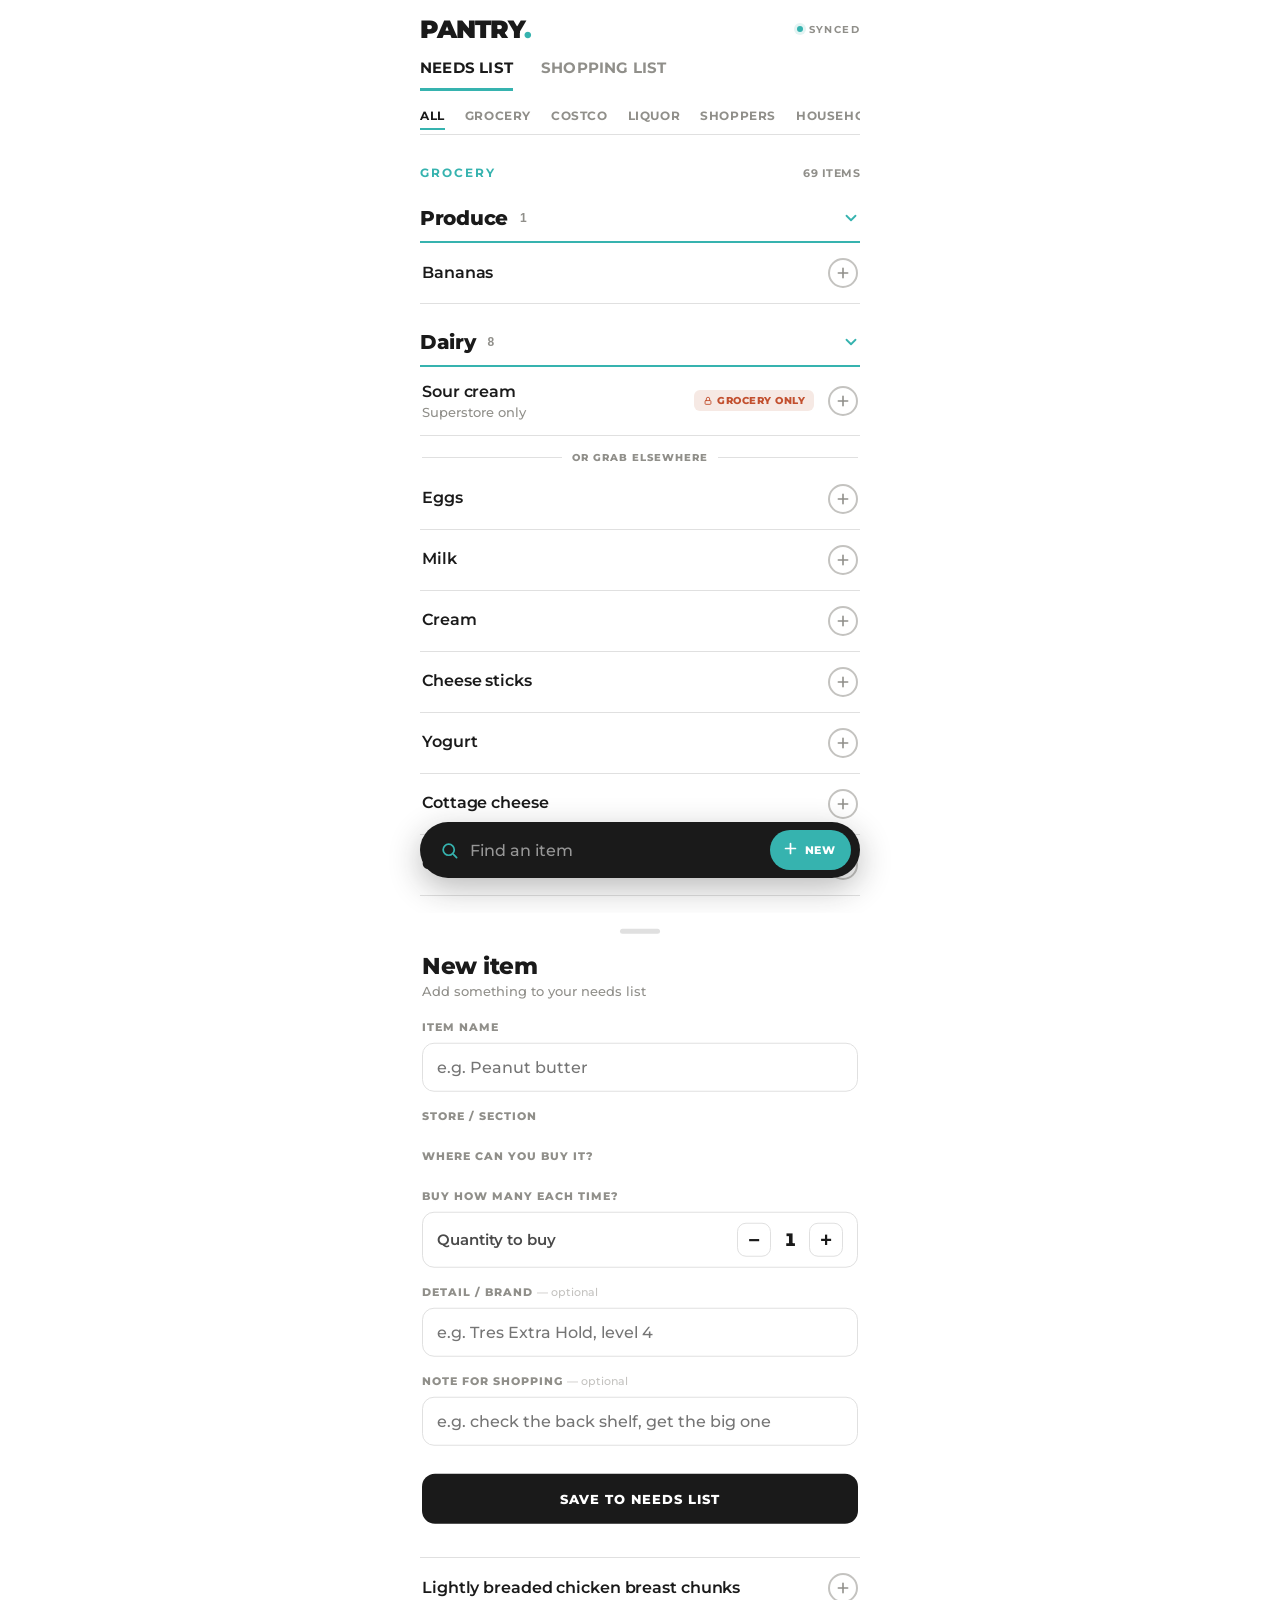
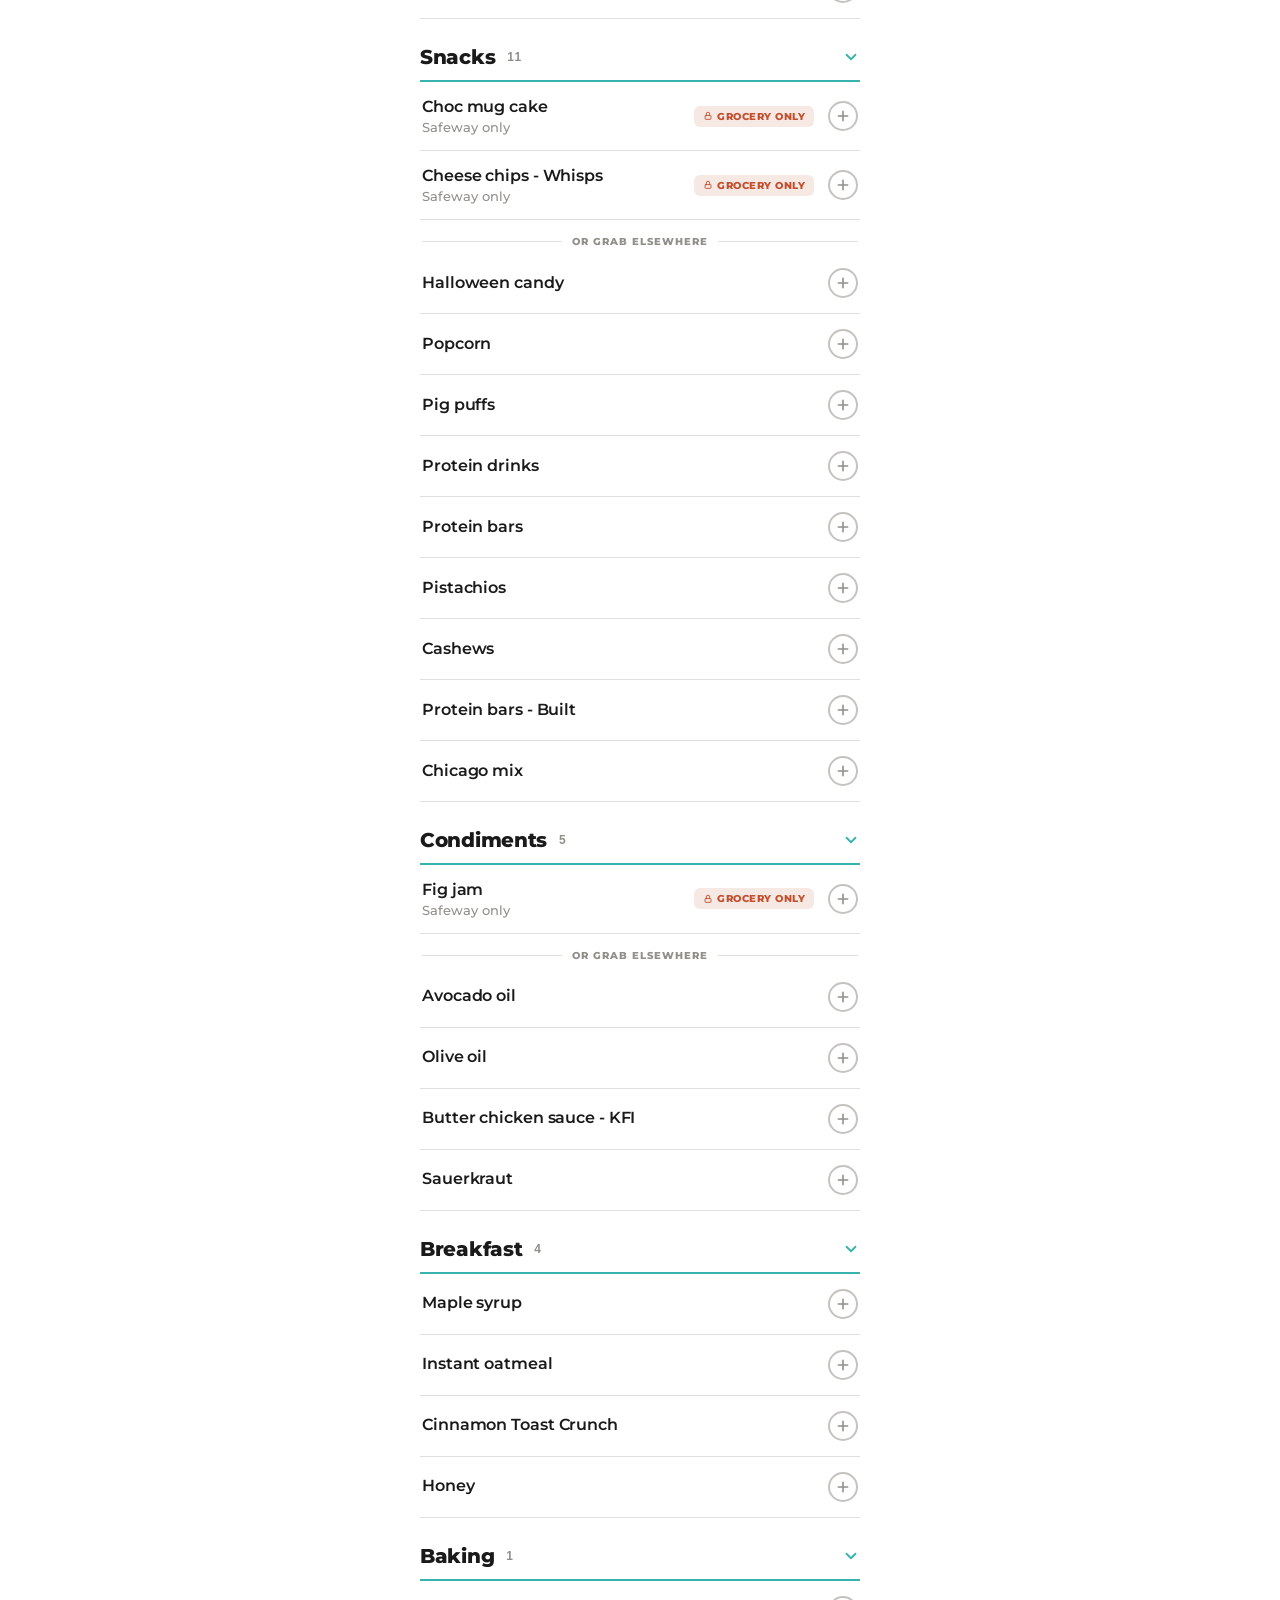
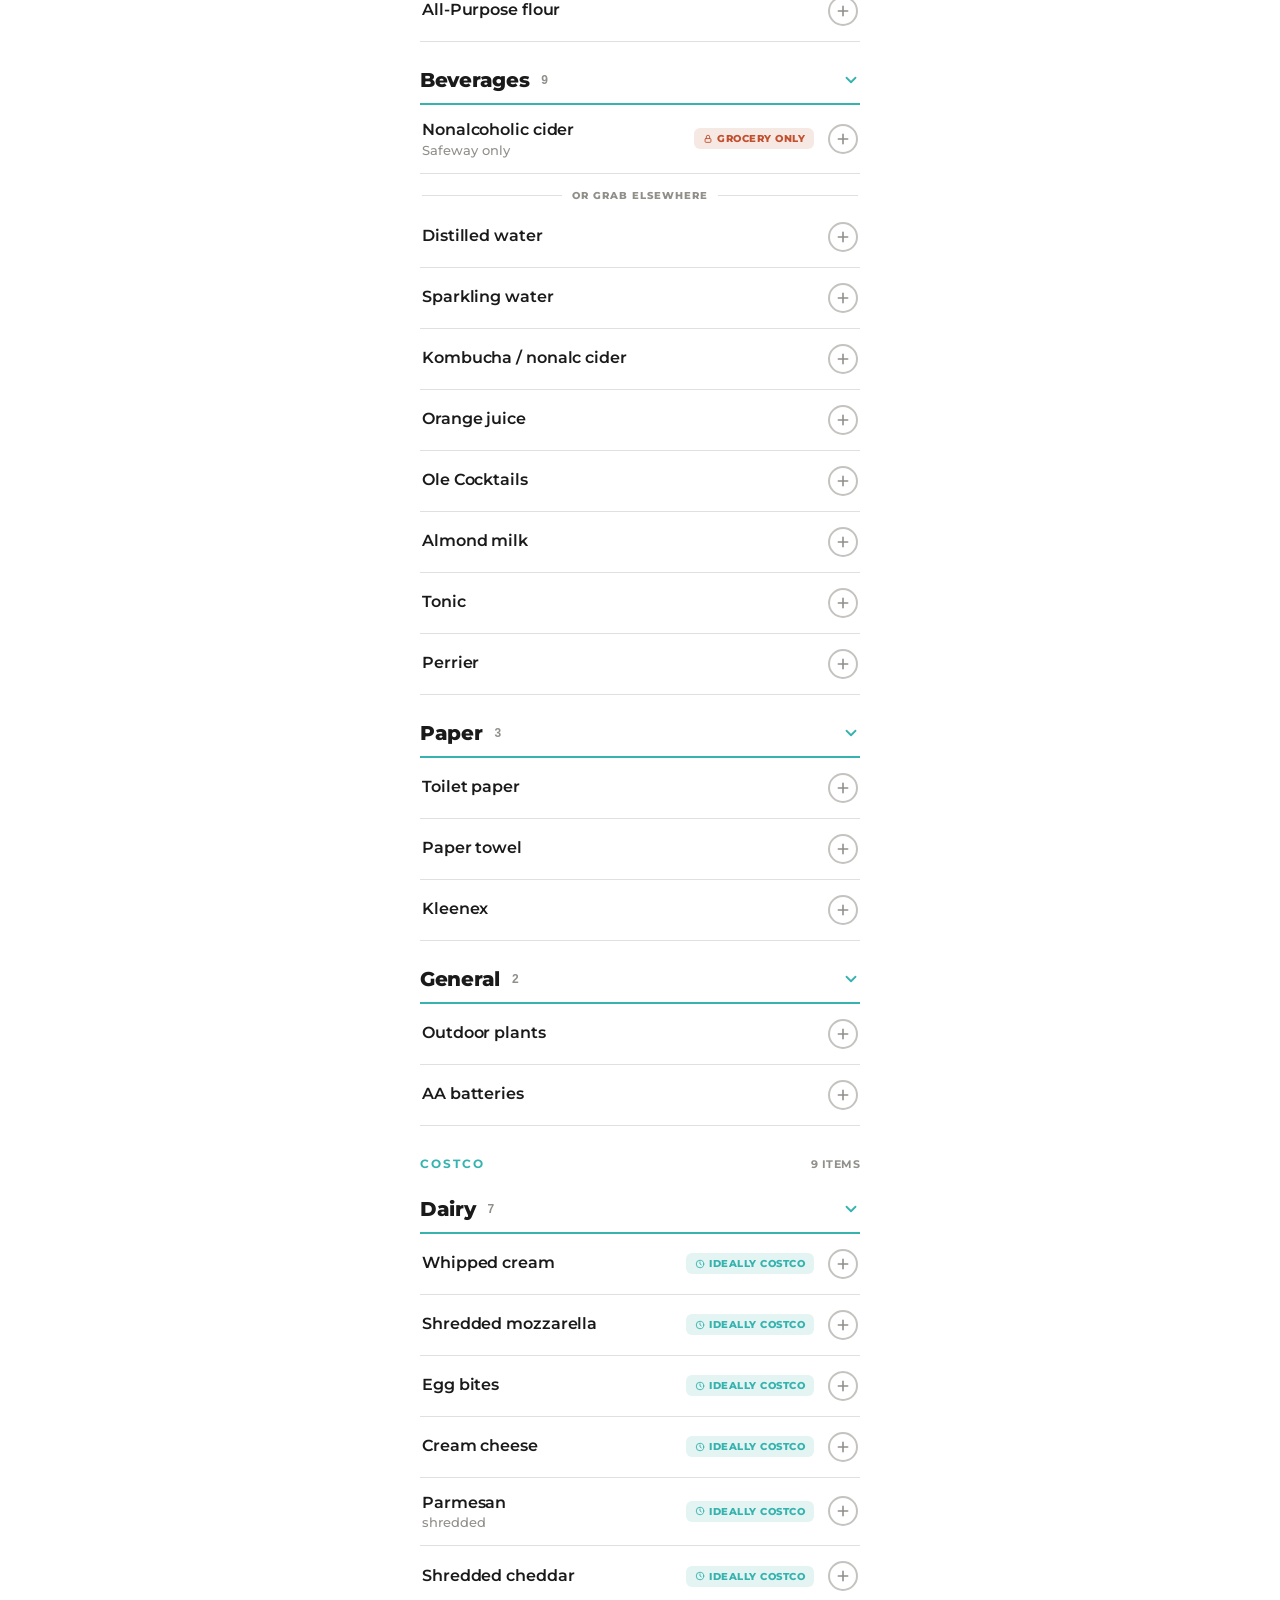
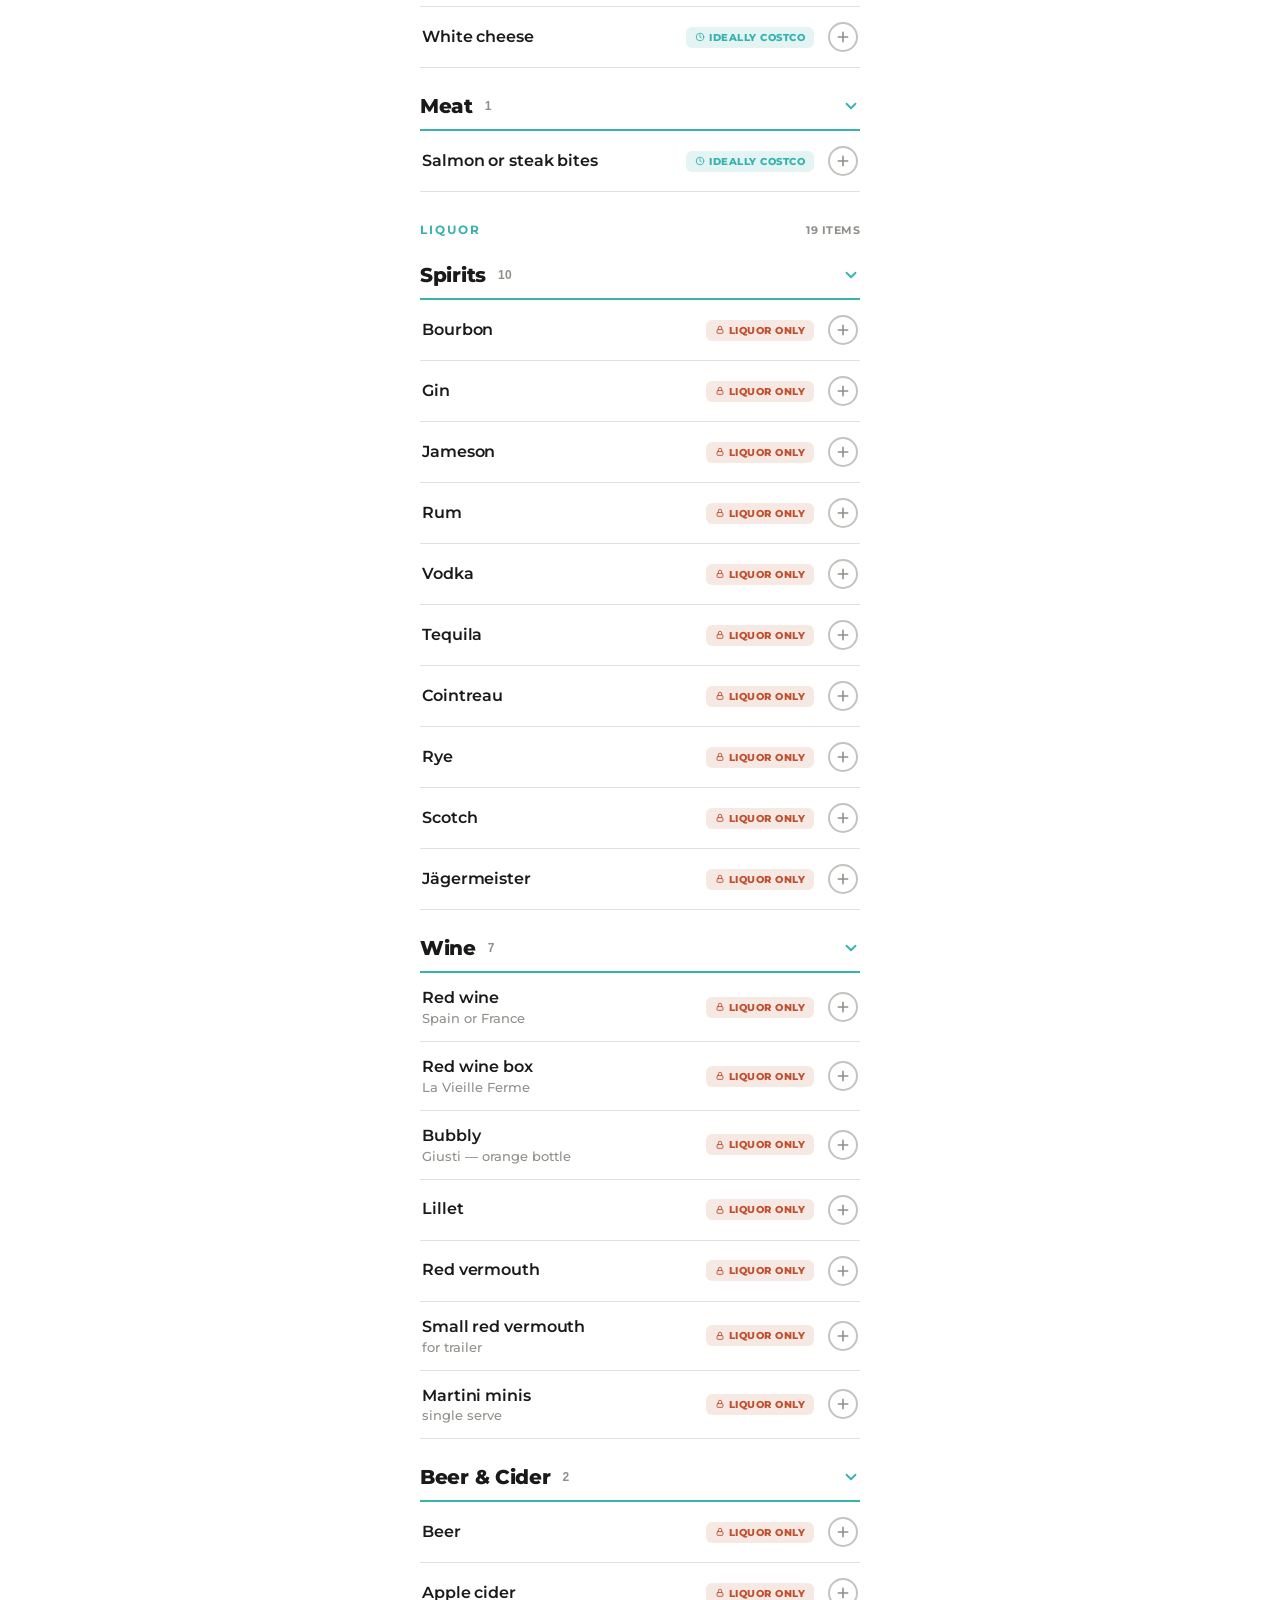
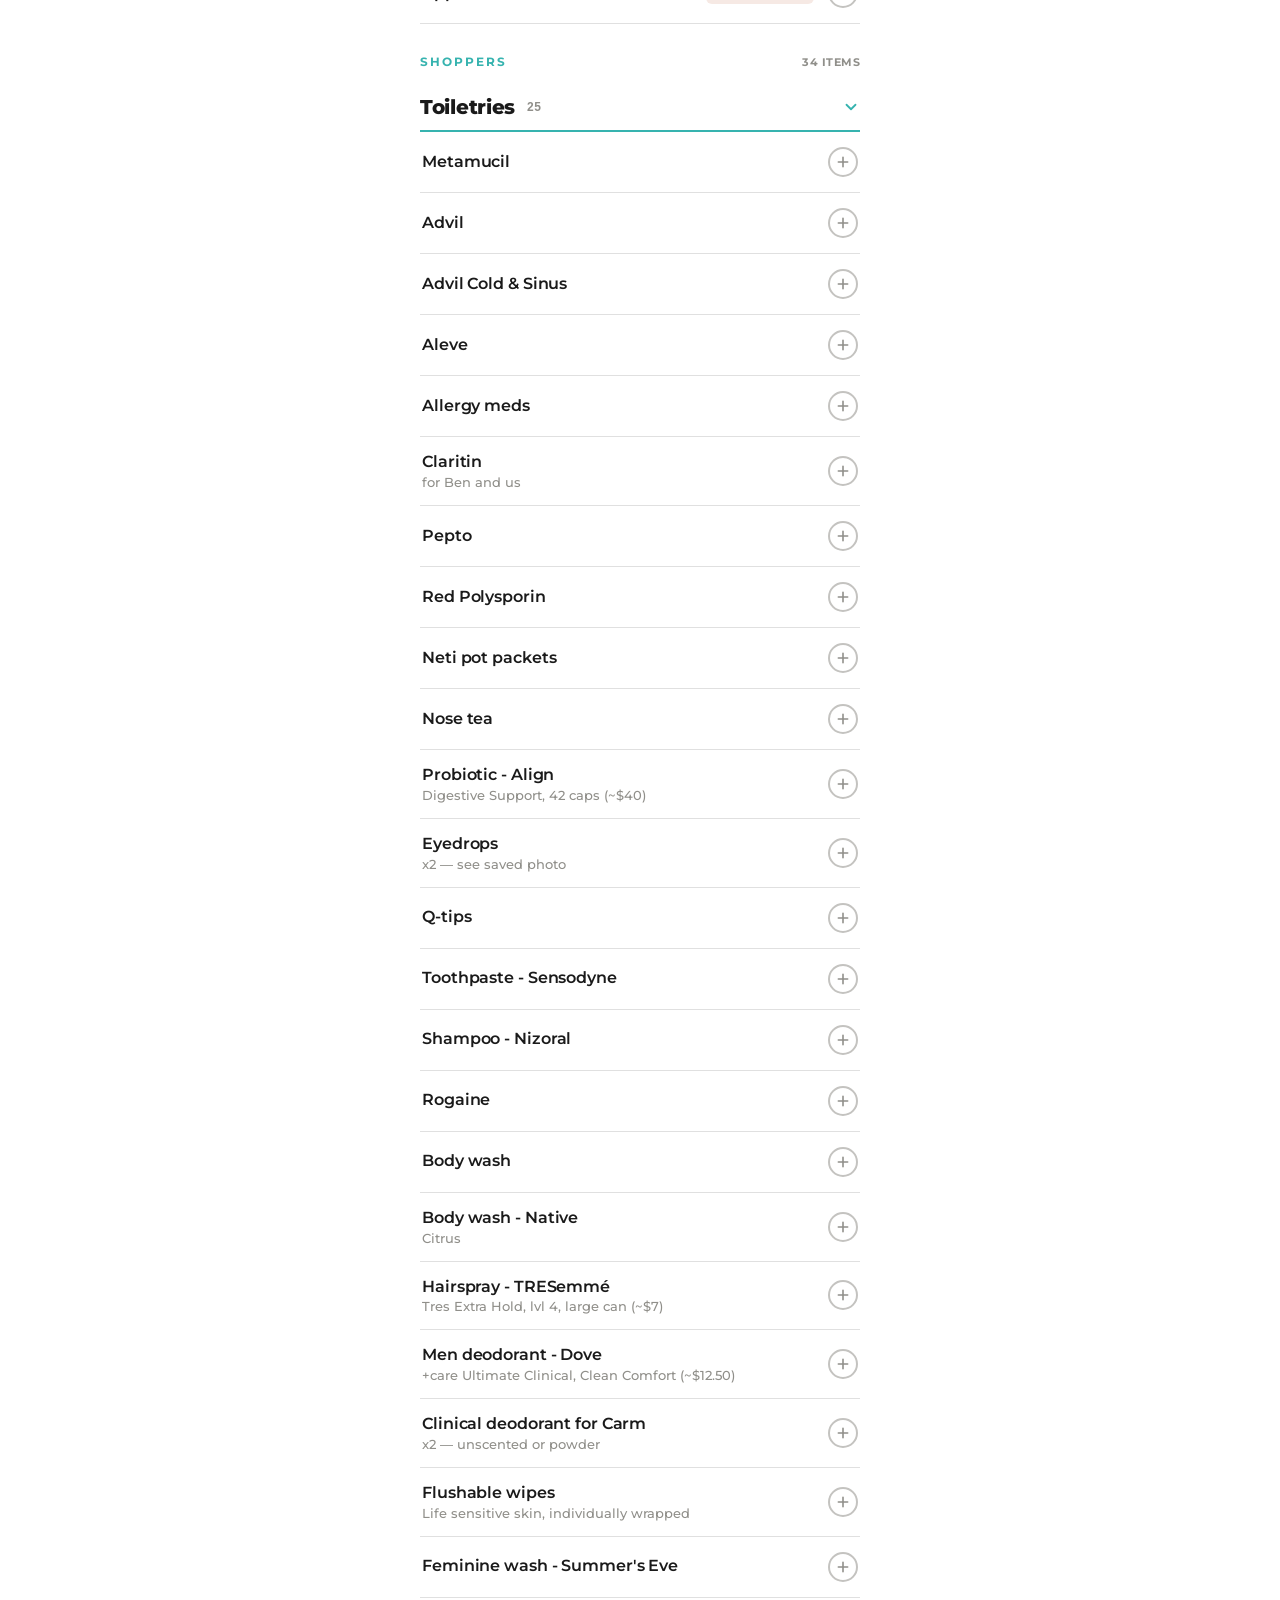
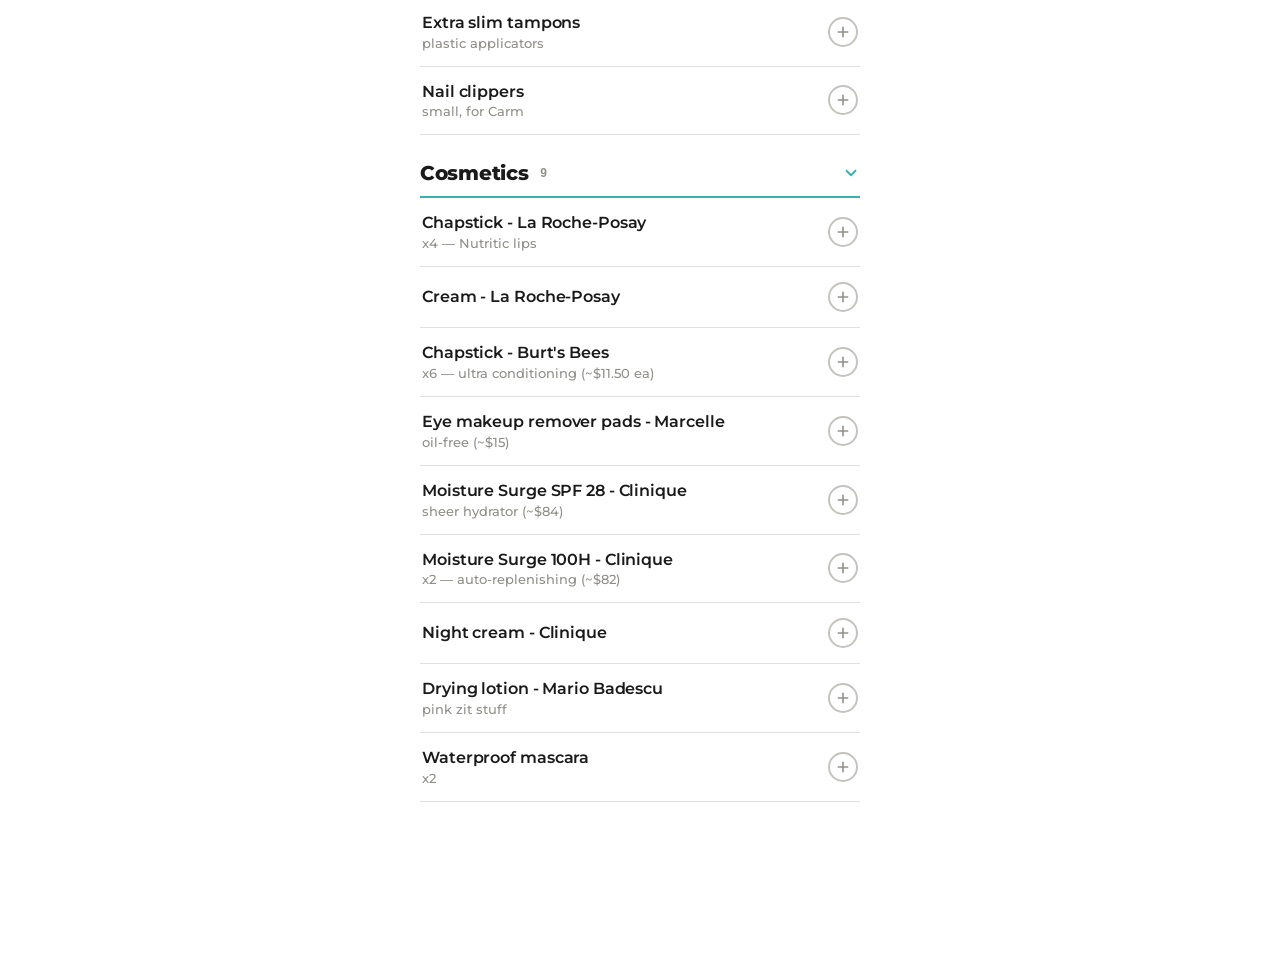
<file: app/pantry-prototype.html>
<!DOCTYPE html>
<html lang="en">
<head>
<meta charset="UTF-8">
<meta name="viewport" content="width=device-width, initial-scale=1.0, maximum-scale=1.0, user-scalable=no, viewport-fit=cover">
<meta name="apple-mobile-web-app-capable" content="yes">
<meta name="apple-mobile-web-app-status-bar-style" content="default">
<meta name="theme-color" content="#FFFFFF">
<link rel="preconnect" href="https://fonts.googleapis.com">
<link rel="preconnect" href="https://fonts.gstatic.com" crossorigin>
<link href="https://fonts.googleapis.com/css2?family=Montserrat:wght@400;500;600;700;800;900&display=swap" rel="stylesheet">
<title>Pantry</title>
<style>
  :root{
    /* Fratello palette */
    --black:#1A1A1A; --white:#FFFFFF; --cream:#F6F1E9; --teal:#36B3AF; --teal-bright:#00D4C8;
    --slate:#4A4A4A; --grey:#908F8A; --grey-light:#C4C3C0; --fog:#E8E4DE;
    --divider:#E0E0E0; --card-light:#F5F0E8;
    --teal-tint:#E4F4F3; --teal-tint2:#D5EEEC;
    --need:#C2502F; --need-tint:#F6E9E4;
    --bg:#FFFFFF; --surface:#FFFFFF;
    --radius:14px; --radius-lg:18px;
    --safe-top:env(safe-area-inset-top,0px); --safe-bottom:env(safe-area-inset-bottom,0px);
    --font:'Montserrat',-apple-system,BlinkMacSystemFont,"Segoe UI",system-ui,sans-serif;
  }
  *{margin:0;padding:0;box-sizing:border-box;-webkit-tap-highlight-color:transparent;}
  html,body{background:var(--bg);color:var(--black);font-family:var(--font);-webkit-font-smoothing:antialiased;overscroll-behavior-y:none;}
  body{padding-top:var(--safe-top);min-height:100vh;}
  .app{max-width:480px;margin:0 auto;padding:0 20px 170px;}

  /* ---- header ---- */
  header{position:sticky;top:0;z-index:40;background:var(--white);
    padding:calc(14px + var(--safe-top)) 0 0;margin-top:calc(-1 * var(--safe-top));border-bottom:1px solid var(--divider);}
  .h-row{display:flex;align-items:center;justify-content:space-between;margin-bottom:14px;}
  .wordmark{font-family:var(--font);font-weight:900;font-size:25px;letter-spacing:-1px;color:var(--black);text-transform:uppercase;}
  .wordmark .dot{color:var(--teal);}
  .sync{display:flex;align-items:center;gap:6px;font-size:9.5px;color:var(--grey);font-weight:700;letter-spacing:1.4px;text-transform:uppercase;}
  .sync .led{width:6px;height:6px;border-radius:50%;background:var(--teal);box-shadow:0 0 0 3px var(--teal-tint);}

  /* ---- mode toggle ---- */
  .toggle{display:flex;gap:28px;}
  .toggle button{border:none;background:none;padding:0 0 13px;font-family:var(--font);font-weight:700;
    font-size:15px;letter-spacing:.2px;color:var(--grey);cursor:pointer;position:relative;display:flex;align-items:center;gap:8px;text-transform:uppercase;}
  .toggle button.active{color:var(--black);}
  .toggle button::after{content:"";position:absolute;left:0;right:0;bottom:-1px;height:3px;background:var(--teal);
    transform:scaleX(0);transition:transform .24s cubic-bezier(.32,.72,0,1);transform-origin:left;}
  .toggle button.active::after{transform:scaleX(1);}
  .toggle .tcount{font-size:11px;font-weight:800;color:var(--white);background:var(--need);min-width:19px;height:19px;
    padding:0 6px;border-radius:10px;display:inline-flex;align-items:center;justify-content:center;letter-spacing:0;}

  /* ---- needs-list filter: text chips ---- */
  .chips{display:flex;gap:20px;overflow-x:auto;padding:16px 0 4px;scrollbar-width:none;}
  .chips::-webkit-scrollbar{display:none;}
  .chip{flex-shrink:0;font-size:12px;font-weight:700;color:var(--grey);cursor:pointer;white-space:nowrap;padding:2px 0 7px;
    position:relative;letter-spacing:.6px;text-transform:uppercase;transition:color .15s;}
  .chip.sel{color:var(--black);}
  .chip.sel::after{content:"";position:absolute;left:0;right:0;bottom:0;height:2.5px;background:var(--teal);}

  .view{display:none;} .view.active{display:block;animation:fade .2s ease;}
  @keyframes fade{from{opacity:0;}to{opacity:1;}}

  /* ---- STORE header (in 'all' view) — eyebrow style ---- */
  .store-h{display:flex;align-items:baseline;gap:10px;margin:30px 0 4px;}
  .store-h .sh-name{font-family:var(--font);font-weight:700;font-size:12px;letter-spacing:2px;text-transform:uppercase;color:var(--teal);}
  .store-h .sh-count{font-size:11px;font-weight:700;color:var(--grey);margin-left:auto;letter-spacing:.5px;}

  /* ---- DEPARTMENT header — bold black + teal underline rule (hub style) ---- */
  .deptbar{display:flex;align-items:center;gap:12px;width:100%;background:none;border:none;cursor:pointer;
    padding:20px 0 11px;border-bottom:2.5px solid var(--teal);margin-top:6px;}
  .deptbar .db-name{font-family:var(--font);font-weight:800;font-size:20px;letter-spacing:-.3px;color:var(--black);}
  .deptbar .db-count{font-size:12px;font-weight:700;color:var(--grey);letter-spacing:.5px;}
  .deptbar .db-chev{width:18px;height:18px;color:var(--teal);margin-left:auto;transition:transform .24s cubic-bezier(.32,.72,0,1);}
  .deptbar.collapsed .db-chev{transform:rotate(-90deg);}
  .dept-items{overflow:hidden;transition:max-height .28s cubic-bezier(.32,.72,0,1),opacity .2s;}
  .dept-items.collapsed{max-height:0 !important;opacity:0;}

  /* ---- item ROW — clean list, hairline divider ---- */
  .row{display:flex;align-items:center;gap:14px;padding:15px 2px;cursor:pointer;position:relative;
    border-bottom:1px solid var(--divider);transition:background .12s;}
  .row:active{background:var(--cream);}
  .row.added{opacity:.5;}
  .row.checked .r-name{color:var(--grey-light);text-decoration:line-through;}

  .r-body{flex:1;min-width:0;}
  .r-name{font-size:16px;font-weight:600;letter-spacing:-.1px;line-height:1.3;color:var(--black);}
  .r-detail{font-size:12.5px;color:var(--grey);margin-top:2px;font-weight:500;overflow:hidden;text-overflow:ellipsis;white-space:nowrap;}
  .r-note{font-size:12.5px;color:var(--teal);margin-top:3px;font-weight:600;display:flex;align-items:center;gap:5px;}
  .r-note svg{width:12px;height:12px;flex-shrink:0;}

  /* route tag — teal-tinted lozenge (hub "LIVE" style) for info-bearing tags only */
  .r-tag{font-size:10px;font-weight:800;letter-spacing:.5px;text-transform:uppercase;padding:4px 9px;border-radius:6px;
    display:inline-flex;align-items:center;gap:4px;white-space:nowrap;flex-shrink:0;}
  .r-tag svg{width:10px;height:10px;}
  .r-tag.locked{background:var(--need-tint);color:var(--need);}
  .r-tag.wait{background:var(--teal-tint);color:var(--teal);}
  .r-tag.anywhere{background:var(--fog);color:var(--slate);}

  /* catalog add control — clear circle that fills SOLID teal when on list */
  .r-add{width:30px;height:30px;border-radius:50%;border:2px solid var(--grey-light);flex-shrink:0;display:flex;
    align-items:center;justify-content:center;color:var(--grey);transition:all .16s;background:var(--white);}
  .r-add svg{width:16px;height:16px;}
  .row:active .r-add{border-color:var(--teal);color:var(--teal);}
  .r-add.done{background:var(--teal);border-color:var(--teal);color:var(--white);box-shadow:0 0 0 4px var(--teal-tint);}
  .r-add.done svg{width:17px;height:17px;stroke-width:3.4;}

  /* shopping list check — bold, obvious */
  .r-check{width:28px;height:28px;border-radius:50%;border:2.5px solid var(--grey-light);flex-shrink:0;display:flex;
    align-items:center;justify-content:center;transition:all .15s;background:var(--white);}
  .r-check svg{width:15px;height:15px;opacity:0;transform:scale(.5);transition:all .15s;color:var(--white);stroke-width:3.4;}
  .row.checked .r-check{background:var(--teal);border-color:var(--teal);}
  .row.checked .r-check svg{opacity:1;transform:scale(1);}

  /* QTY badge on shopping list — shows how many to BUY, prominent */
  .qty-badge{flex-shrink:0;display:flex;flex-direction:column;align-items:center;justify-content:center;
    min-width:42px;height:42px;border-radius:11px;background:var(--teal-tint);padding:0 8px;}
  .qty-badge .qb-num{font-size:18px;font-weight:800;color:var(--teal);line-height:1;letter-spacing:-.5px;}
  .qty-badge .qb-lbl{font-size:7.5px;font-weight:800;color:var(--teal);letter-spacing:.8px;text-transform:uppercase;margin-top:1px;opacity:.75;}

  /* "or grab here anyway" divider inside dept */
  .or-line{font-size:9.5px;font-weight:800;letter-spacing:1px;text-transform:uppercase;color:var(--grey);
    padding:16px 2px 6px;display:flex;align-items:center;gap:10px;}
  .or-line::before,.or-line::after{content:"";flex:1;height:1px;background:var(--divider);}

  /* empty */
  .empty{text-align:center;padding:64px 30px;color:var(--grey);}
  .empty .e-ico{width:44px;height:44px;margin:0 auto 18px;opacity:.4;color:var(--teal);}
  .empty p{font-size:15px;line-height:1.6;font-weight:500;color:var(--slate);}
  .empty .e-strong{color:var(--black);font-weight:700;}
  .empty .e-btn{display:inline-block;margin-top:20px;color:var(--white);background:var(--black);font-weight:700;font-size:13px;
    letter-spacing:.6px;text-transform:uppercase;font-family:var(--font);cursor:pointer;padding:13px 24px;border-radius:11px;}

  .collapse-all{display:inline-flex;align-items:center;gap:6px;font-size:10.5px;font-weight:800;color:var(--teal);
    cursor:pointer;padding:6px 0;margin:8px 2px 0;letter-spacing:.8px;text-transform:uppercase;}
  .collapse-all svg{width:13px;height:13px;}

  /* ---- floating search dock ---- */
  .searchdock{position:fixed;left:50%;transform:translateX(-50%);bottom:calc(22px + var(--safe-bottom));z-index:50;
    width:calc(100% - 40px);max-width:440px;display:flex;align-items:center;gap:11px;background:var(--black);color:var(--white);
    border-radius:30px;height:56px;padding:0 9px 0 20px;box-shadow:0 10px 32px rgba(26,26,26,.3);cursor:text;}
  .searchdock svg.sd-ico{width:19px;height:19px;color:var(--teal);flex-shrink:0;}
  .searchdock input{flex:1;border:none;background:none;color:var(--white);font-size:15.5px;font-weight:500;font-family:var(--font);outline:none;height:100%;}
  .searchdock input::placeholder{color:rgba(255,255,255,.55);font-weight:500;}
  .searchdock .sd-add{width:40px;height:40px;border-radius:50%;background:var(--teal);border:none;color:var(--white);
    cursor:pointer;display:none;align-items:center;justify-content:center;flex-shrink:0;}
  .searchdock .sd-add svg{width:21px;height:21px;}
  .searchdock.has-text .sd-add{display:flex;}
  .searchdock .sd-clear{width:36px;height:36px;border-radius:50%;background:rgba(255,255,255,.14);border:none;color:var(--white);
    cursor:pointer;display:none;align-items:center;justify-content:center;flex-shrink:0;font-size:17px;}
  .searchdock.has-text .sd-clear{display:flex;}
  .searchdock .sd-new{display:flex;align-items:center;gap:6px;height:40px;padding:0 15px 0 12px;border-radius:20px;
    background:var(--teal);border:none;color:var(--white);cursor:pointer;flex-shrink:0;font-family:var(--font);
    font-weight:800;font-size:11px;letter-spacing:.8px;text-transform:uppercase;}
  .searchdock .sd-new svg{width:17px;height:17px;}
  .searchdock.has-text .sd-new{display:none;}

  /* search results overlay */
  .results{position:fixed;inset:0;z-index:48;background:var(--white);padding:calc(16px + var(--safe-top)) 20px 100px;overflow-y:auto;display:none;}
  .results.open{display:block;}
  .results h3{font-family:var(--font);font-weight:800;font-size:11px;letter-spacing:1.5px;text-transform:uppercase;color:var(--teal);margin:8px 2px 4px;}
  .res-done{font-family:var(--font);font-weight:800;font-size:12px;letter-spacing:1px;text-transform:uppercase;color:var(--black);cursor:pointer;padding:8px;}

  /* sheet (add/edit) */
  .scrim{position:fixed;inset:0;background:rgba(26,26,26,.4);z-index:60;opacity:0;pointer-events:none;
    transition:opacity .25s;backdrop-filter:blur(2px);}
  .scrim.open{opacity:1;pointer-events:auto;}
  .sheet{position:fixed;left:0;right:0;bottom:0;z-index:70;background:var(--white);border-radius:24px 24px 0 0;
    padding:8px 22px calc(26px + var(--safe-bottom));max-width:480px;margin:0 auto;transform:translateY(102%);
    transition:transform .34s cubic-bezier(.32,.72,0,1);max-height:94vh;overflow-y:auto;}
  .sheet.open{transform:translateY(0);}
  .grab{width:40px;height:5px;border-radius:3px;background:var(--divider);margin:8px auto 18px;}
  .sheet h2{font-family:var(--font);font-weight:800;font-size:23px;letter-spacing:-.5px;margin-bottom:3px;color:var(--black);}
  .sheet .sub{font-size:13px;color:var(--grey);margin-bottom:22px;font-weight:500;}
  .field{margin-bottom:18px;}
  .field label{display:block;font-size:10.5px;font-weight:800;letter-spacing:1px;text-transform:uppercase;color:var(--grey);margin-bottom:9px;}
  .field label .opt-lbl{text-transform:none;font-weight:500;color:var(--grey-light);letter-spacing:0;}
  .field input[type=text]{width:100%;background:var(--white);border:1.5px solid var(--divider);border-radius:12px;
    padding:14px;font-size:16px;font-family:var(--font);font-weight:500;color:var(--black);outline:none;transition:border .15s;}
  .field input:focus{border-color:var(--teal);}
  .seg{display:flex;gap:8px;flex-wrap:wrap;}
  .seg .opt{flex:1;min-width:max-content;background:var(--white);border:1.5px solid var(--divider);border-radius:11px;
    padding:12px 8px;font-size:12px;font-weight:700;text-align:center;cursor:pointer;color:var(--slate);letter-spacing:.3px;
    display:flex;align-items:center;justify-content:center;gap:5px;transition:all .14s;text-transform:uppercase;}
  .seg .opt svg{width:14px;height:14px;}
  .seg .opt.sel{background:var(--teal);border-color:var(--teal);color:var(--white);}
  .qty-edit{display:flex;align-items:center;justify-content:space-between;background:var(--white);border:1.5px solid var(--divider);border-radius:12px;padding:10px 14px;}
  .qty-edit .qe-txt{font-size:14.5px;font-weight:600;color:var(--slate);}
  .stepper{display:flex;align-items:center;gap:4px;flex-shrink:0;}
  .stepper button{width:34px;height:34px;border:1.5px solid var(--divider);background:var(--white);color:var(--black);font-size:20px;font-weight:600;
    cursor:pointer;display:flex;align-items:center;justify-content:center;line-height:1;border-radius:9px;}
  .stepper button:active{background:var(--teal);border-color:var(--teal);color:var(--white);}
  .stepper .sv{min-width:30px;text-align:center;font-size:18px;font-weight:800;font-variant-numeric:tabular-nums;color:var(--black);}
  .routing-help{font-size:12px;color:var(--grey);line-height:1.5;margin-top:9px;padding-left:2px;font-weight:500;}
  .save{width:100%;background:var(--black);color:var(--white);border:none;border-radius:13px;padding:17px;font-size:13px;
    font-weight:800;font-family:var(--font);cursor:pointer;margin-top:10px;letter-spacing:1px;text-transform:uppercase;}
  .save:active{opacity:.9;} .save.ghost{background:none;color:var(--need);margin-top:4px;padding:13px;}

  .toast{position:fixed;bottom:calc(96px + var(--safe-bottom));left:50%;transform:translateX(-50%) translateY(12px);
    background:var(--black);color:var(--white);padding:13px 20px;border-radius:13px;font-size:13.5px;font-weight:600;z-index:80;
    opacity:0;pointer-events:none;transition:all .25s;box-shadow:0 8px 24px rgba(0,0,0,.24);white-space:nowrap;max-width:90vw;}
  .toast.show{opacity:1;transform:translateX(-50%) translateY(0);}
  .toast .undo{color:var(--teal-bright);font-weight:800;margin-left:12px;text-transform:uppercase;letter-spacing:.5px;cursor:pointer;}
</style>
</head>
<body>
<div class="app">
  <header>
    <div class="h-row">
      <div class="wordmark">Pantry<span class="dot">.</span></div>
      <div class="sync"><span class="led"></span>SYNCED</div>
    </div>
    <div class="toggle" id="toggle">
      <button id="tabCatalog" class="active" onclick="setMode('catalog')">Needs list</button>
      <button id="tabList" onclick="setMode('list')">Shopping list <span class="tcount" id="listCount">0</span></button>
    </div>
    <div class="chips" id="chips"></div>
  </header>

  <div id="catalogView" class="view active">
    <div id="catBody"></div>
  </div>

  <div id="listView" class="view">
    <div id="listBody"></div>
  </div>
</div>

<!-- floating search dock, thumb height -->
<div class="searchdock" id="searchdock" onclick="focusSearch(event)">
  <svg class="sd-ico" viewBox="0 0 24 24" fill="none" stroke="currentColor" stroke-width="2.2" stroke-linecap="round"><circle cx="11" cy="11" r="7"/><path d="M21 21l-4-4"/></svg>
  <input type="text" id="globalSearch" placeholder="Find an item" autocomplete="off" oninput="onSearch()" onfocus="openResults()">
  <button class="sd-add" id="sdAdd" onclick="addNewFromSearch(event)" title="Add as new"><span id="sdAddIco"></span></button>
  <button class="sd-clear" id="sdClear" onclick="clearSearch(event)">&times;</button>
  <button class="sd-new" id="sdNew" onclick="openAddNew(event)" title="Add a new product"><span id="sdNewIco"></span><span class="sd-new-lbl">New</span></button>
</div>

<!-- search results overlay -->
<div class="results" id="results">
  <div style="display:flex;align-items:center;justify-content:space-between;margin-bottom:4px;">
    <h3 id="resHead" style="margin:8px 2px 4px;">Results</h3>
    <div onclick="closeResults()" style="font-family:var(--font-display);font-weight:700;font-size:15px;color:var(--ink);cursor:pointer;padding:8px;">Done</div>
  </div>
  <div id="resBody"></div>
</div>

<div class="scrim" id="scrim" onclick="closeSheet()"></div>
<div class="sheet" id="sheet">
  <div class="grab"></div>
  <h2 id="sheetTitle">New item</h2>
  <div class="sub" id="sheetSub">Add something to your needs list</div>
  <div class="field"><label>Item name</label>
    <input type="text" id="fName" placeholder="e.g. Peanut butter" autocomplete="off"></div>
  <div class="field"><label>Store / section</label><div class="seg" id="fStore"></div></div>
  <div class="field"><label>Where can you buy it?</label><div class="seg" id="fRouting"></div>
    <div class="routing-help" id="routingHelp"></div></div>
  <div class="field"><label>Buy how many each time?</label>
    <div class="qty-edit"><span class="qe-txt">Quantity to buy</span>
      <div class="stepper"><button onclick="bumpQty(-1)">&minus;</button><span class="sv" id="fQty">1</span><button onclick="bumpQty(1)">+</button></div>
    </div></div>
  <div class="field"><label>Detail / brand <span class="opt-lbl">&mdash; optional</span></label>
    <input type="text" id="fDetail" placeholder="e.g. Tres Extra Hold, level 4" autocomplete="off"></div>
  <div class="field"><label>Note for shopping <span class="opt-lbl">&mdash; optional</span></label>
    <input type="text" id="fNote" placeholder="e.g. check the back shelf, get the big one" autocomplete="off"></div>
  <div class="field" id="destField" style="display:none;"><label>Add it to</label>
    <div class="seg" id="fDest">
      <div class="opt sel" data-dest="needs" onclick="pickDest('needs')">Needs list</div>
      <div class="opt" data-dest="shopping" onclick="pickDest('shopping')">Shopping list now</div>
    </div></div>
  <button class="save" id="listToggleBtn" onclick="listToggleFromSheet()" style="display:none;">Add to shopping list</button>
  <button class="save" id="saveBtn" onclick="saveItem()">Save to needs list</button>
  <button class="save ghost" id="deleteBtn" onclick="deleteItem()" style="display:none;">Delete from needs list</button>
</div>

<div class="toast" id="toast"></div>

<script>
const ICON = {
  grocery:'<svg viewBox="0 0 24 24" fill="none" stroke="currentColor" stroke-width="2" stroke-linecap="round" stroke-linejoin="round"><path d="M3 3h2l2.5 13h11l2-9H6"/><circle cx="9" cy="20" r="1.4"/><circle cx="17" cy="20" r="1.4"/></svg>',
  costco:'<svg viewBox="0 0 24 24" fill="none" stroke="currentColor" stroke-width="2" stroke-linecap="round" stroke-linejoin="round"><path d="M3 9l9-5 9 5-9 5-9-5z"/><path d="M3 9v6l9 5 9-5V9"/><path d="M12 14v6"/></svg>',
  liquor:'<svg viewBox="0 0 24 24" fill="none" stroke="currentColor" stroke-width="2" stroke-linecap="round" stroke-linejoin="round"><path d="M8 3h8M9 3v5a3 3 0 0 0 6 0V3M12 11v7M9 21h6"/></svg>',
  shoppers:'<svg viewBox="0 0 24 24" fill="none" stroke="currentColor" stroke-width="2" stroke-linecap="round" stroke-linejoin="round"><path d="M10.5 3.5l-7 7a3 3 0 0 0 0 4l5.5 5.5a3 3 0 0 0 4 0l7-7V3.5z"/><circle cx="16" cy="8" r="1.3" fill="currentColor"/></svg>',
  household:'<svg viewBox="0 0 24 24" fill="none" stroke="currentColor" stroke-width="2" stroke-linecap="round" stroke-linejoin="round"><path d="M3 11l9-7 9 7"/><path d="M5 10v10h14V10"/><path d="M10 20v-6h4v6"/></svg>',
  all:'<svg viewBox="0 0 24 24" fill="none" stroke="currentColor" stroke-width="2" stroke-linecap="round" stroke-linejoin="round"><path d="M8 6h13M8 12h13M8 18h13M3.5 6h.01M3.5 12h.01M3.5 18h.01"/></svg>',
  plus:'<svg viewBox="0 0 24 24" fill="none" stroke="currentColor" stroke-width="2.4" stroke-linecap="round"><path d="M12 5v14M5 12h14"/></svg>',
  check:'<svg viewBox="0 0 24 24" fill="none" stroke="currentColor" stroke-width="3" stroke-linecap="round" stroke-linejoin="round"><path d="M5 12l5 5L20 6"/></svg>',
  clock:'<svg viewBox="0 0 24 24" fill="none" stroke="currentColor" stroke-width="2.2" stroke-linecap="round" stroke-linejoin="round"><circle cx="12" cy="12" r="9"/><path d="M12 7v5l3 2"/></svg>',
  lock:'<svg viewBox="0 0 24 24" fill="none" stroke="currentColor" stroke-width="2.2" stroke-linecap="round" stroke-linejoin="round"><rect x="5" y="11" width="14" height="9" rx="2"/><path d="M8 11V7a4 4 0 0 1 8 0v4"/></svg>',
  globe:'<svg viewBox="0 0 24 24" fill="none" stroke="currentColor" stroke-width="2.2" stroke-linecap="round" stroke-linejoin="round"><circle cx="12" cy="12" r="9"/><path d="M3 12h18M12 3a14 14 0 0 1 0 18A14 14 0 0 1 12 3z"/></svg>',
  box:'<svg viewBox="0 0 24 24" fill="none" stroke="currentColor" stroke-width="1.6" stroke-linecap="round" stroke-linejoin="round"><path d="M3 8l9-4 9 4v8l-9 4-9-4V8z"/><path d="M3 8l9 4 9-4M12 12v8"/></svg>',
  chevD:'<svg viewBox="0 0 24 24" fill="none" stroke="currentColor" stroke-width="2.4" stroke-linecap="round" stroke-linejoin="round"><path d="M6 9l6 6 6-6"/></svg>',
  collapse:'<svg viewBox="0 0 24 24" fill="none" stroke="currentColor" stroke-width="2.2" stroke-linecap="round" stroke-linejoin="round"><path d="M4 9h16M4 15h16"/><path d="M9 4l3 3 3-3M9 20l3-3 3 3"/></svg>',
  note:'<svg viewBox="0 0 24 24" fill="none" stroke="currentColor" stroke-width="2.2" stroke-linecap="round" stroke-linejoin="round"><path d="M12 20h9"/><path d="M16.5 3.5a2.1 2.1 0 0 1 3 3L7 19l-4 1 1-4z"/></svg>',
};
const STORES = {
  grocery:{name:'Grocery',icon:ICON.grocery}, costco:{name:'Costco',icon:ICON.costco},
  liquor:{name:'Liquor',icon:ICON.liquor}, shoppers:{name:'Shoppers',icon:ICON.shoppers},
  household:{name:'Household',icon:ICON.household},
};
const STORE_ORDER = ['grocery','costco','liquor','shoppers','household'];
const DEPT_ORDER = ['Produce','Dairy','Meat','Frozen','Bakery','Snacks','Condiments','Dry','Breakfast','Baking','Beverages','Spirits','Wine','Beer & Cider','Health','Toiletries','Cosmetics','Laundry','Cleaning','Paper','Kitchen','General'];

const SEED = [
  // ========== GROCERY (Superstore / Walmart / Co-op) ==========
  {name:"Cauliflower rice", store:"grocery", routing:"anywhere", dept:"Frozen", detail:""},
  {name:"Eggs", store:"grocery", routing:"anywhere", dept:"Dairy", detail:""},
  {name:"Milk", store:"grocery", routing:"anywhere", dept:"Dairy", detail:""},
  {name:"Cream", store:"grocery", routing:"anywhere", dept:"Dairy", detail:""},
  {name:"Cheese sticks", store:"grocery", routing:"anywhere", dept:"Dairy", detail:""},
  {name:"Yogurt", store:"grocery", routing:"anywhere", dept:"Dairy", detail:""},
  {name:"Cottage cheese", store:"grocery", routing:"anywhere", dept:"Dairy", detail:""},
  {name:"Chris' cheese", store:"grocery", routing:"anywhere", dept:"Dairy", detail:""},
  {name:"Distilled water", store:"grocery", routing:"anywhere", dept:"Beverages", detail:""},
  {name:"Frozen berries / raspberries", store:"grocery", routing:"anywhere", dept:"Frozen", detail:""},
  {name:"Bananas", store:"grocery", routing:"anywhere", dept:"Produce", detail:""},
  {name:"Sparkling water", store:"grocery", routing:"anywhere", dept:"Beverages", detail:""},
  {name:"Kombucha / nonalc cider", store:"grocery", routing:"anywhere", dept:"Beverages", detail:""},
  {name:"Halloween candy", store:"grocery", routing:"anywhere", dept:"Snacks", detail:""},
  {name:"Popcorn", store:"grocery", routing:"anywhere", dept:"Snacks", detail:""},
  {name:"Pig puffs", store:"grocery", routing:"anywhere", dept:"Snacks", detail:""},
  {name:"Ground beef", store:"grocery", routing:"anywhere", dept:"Meat", detail:""},
  {name:"Chicken thigh", store:"grocery", routing:"anywhere", dept:"Meat", detail:""},
  {name:"Pot roast", store:"grocery", routing:"anywhere", dept:"Meat", detail:"boneless bottom blade"},
  {name:"Protein drinks", store:"grocery", routing:"anywhere", dept:"Snacks", detail:""},
  {name:"Protein bars", store:"grocery", routing:"anywhere", dept:"Snacks", detail:""},
  {name:"Pistachios", store:"grocery", routing:"anywhere", dept:"Snacks", detail:""},
  {name:"Cashews", store:"grocery", routing:"anywhere", dept:"Snacks", detail:""},
  {name:"Built bars", store:"grocery", routing:"anywhere", dept:"Snacks", detail:""},
  {name:"Chicago mix", store:"grocery", routing:"anywhere", dept:"Snacks", detail:""},
  {name:"Protein pancakes", store:"grocery", routing:"anywhere", dept:"Frozen", detail:""},
  {name:"Chimichangas", store:"grocery", routing:"anywhere", dept:"Frozen", detail:""},
  {name:"Lightly breaded chicken breast chunks", store:"grocery", routing:"anywhere", dept:"Frozen", detail:""},
  {name:"Avocado oil", store:"grocery", routing:"anywhere", dept:"Condiments", detail:""},
  {name:"Olive oil", store:"grocery", routing:"anywhere", dept:"Condiments", detail:""},
  {name:"KFI Butter Chicken Sauce", store:"grocery", routing:"anywhere", dept:"Condiments", detail:""},
  {name:"Peppercorns", store:"grocery", routing:"anywhere", dept:"Condiments", detail:""},
  {name:"Green olives", store:"grocery", routing:"anywhere", dept:"Condiments", detail:""},
  {name:"Sauerkraut", store:"grocery", routing:"anywhere", dept:"Condiments", detail:""},
  {name:"Beef bouillon", store:"grocery", routing:"anywhere", dept:"Condiments", detail:""},
  {name:"Chicken bouillon", store:"grocery", routing:"anywhere", dept:"Condiments", detail:""},
  {name:"Pasta", store:"grocery", routing:"anywhere", dept:"Dry", detail:""},
  {name:"Bacon bits", store:"grocery", routing:"anywhere", dept:"Dry", detail:""},
  {name:"Maple syrup", store:"grocery", routing:"anywhere", dept:"Breakfast", detail:""},
  {name:"Instant oatmeal", store:"grocery", routing:"anywhere", dept:"Breakfast", detail:""},
  {name:"Cinnamon Toast Crunch", store:"grocery", routing:"anywhere", dept:"Breakfast", detail:""},
  {name:"Honey", store:"grocery", routing:"anywhere", dept:"Breakfast", detail:""},
  {name:"Orange juice", store:"grocery", routing:"anywhere", dept:"Beverages", detail:""},
  {name:"Ole Cocktails", store:"grocery", routing:"anywhere", dept:"Beverages", detail:""},
  {name:"Almond milk", store:"grocery", routing:"anywhere", dept:"Beverages", detail:""},
  {name:"Tonic", store:"grocery", routing:"anywhere", dept:"Beverages", detail:""},
  {name:"Perrier", store:"grocery", routing:"anywhere", dept:"Beverages", detail:""},
  {name:"All-Purpose flour", store:"grocery", routing:"anywhere", dept:"Baking", detail:""},
  {name:"Outdoor plants", store:"grocery", routing:"anywhere", dept:"General", detail:""},

  // ---- Safeway-only (locked) ----
  {name:"Earls dry ribs", store:"grocery", routing:"locked", dept:"Frozen", detail:"Safeway only"},
  {name:"Fig jam", store:"grocery", routing:"locked", dept:"Condiments", detail:"Safeway only"},
  {name:"Choc mug cake", store:"grocery", routing:"locked", dept:"Snacks", detail:"Safeway only"},
  {name:"Whisps cheese chips", store:"grocery", routing:"locked", dept:"Snacks", detail:"Safeway only"},
  {name:"Nonalcoholic cider", store:"grocery", routing:"locked", dept:"Beverages", detail:"Safeway only"},
  // ---- Superstore-only (locked) ----
  {name:"Sour cream", store:"grocery", routing:"locked", dept:"Dairy", detail:"Superstore only"},

  // ========== COSTCO (bulk — 'best here', might grab elsewhere) ==========
  {name:"Whipped cream", store:"costco", routing:"wait", dept:"Dairy", detail:""},
  {name:"Shredded mozzarella", store:"costco", routing:"wait", dept:"Dairy", detail:""},
  {name:"Egg bites", store:"costco", routing:"wait", dept:"Dairy", detail:""},
  {name:"Cream cheese", store:"costco", routing:"wait", dept:"Dairy", detail:""},
  {name:"Parmesan", store:"costco", routing:"wait", dept:"Dairy", detail:"shredded"},
  {name:"Shredded cheddar", store:"costco", routing:"wait", dept:"Dairy", detail:""},
  {name:"White cheese", store:"costco", routing:"wait", dept:"Dairy", detail:""},
  {name:"Salmon or steak bites", store:"costco", routing:"wait", dept:"Meat", detail:""},
  {name:"Tuna", store:"costco", routing:"wait", dept:"Meat", detail:""},

  // ========== LIQUOR (Alberta — must be liquor store, locked) ==========
  {name:"Bourbon", store:"liquor", routing:"locked", dept:"Spirits", detail:""},
  {name:"Gin", store:"liquor", routing:"locked", dept:"Spirits", detail:""},
  {name:"Jameson", store:"liquor", routing:"locked", dept:"Spirits", detail:""},
  {name:"Rum", store:"liquor", routing:"locked", dept:"Spirits", detail:""},
  {name:"Vodka", store:"liquor", routing:"locked", dept:"Spirits", detail:""},
  {name:"Tequila", store:"liquor", routing:"locked", dept:"Spirits", detail:""},
  {name:"Cointreau", store:"liquor", routing:"locked", dept:"Spirits", detail:""},
  {name:"Rye", store:"liquor", routing:"locked", dept:"Spirits", detail:""},
  {name:"Scotch", store:"liquor", routing:"locked", dept:"Spirits", detail:""},
  {name:"Jägermeister", store:"liquor", routing:"locked", dept:"Spirits", detail:""},
  {name:"Red wine", store:"liquor", routing:"locked", dept:"Wine", detail:"Spain or France"},
  {name:"Red wine box", store:"liquor", routing:"locked", dept:"Wine", detail:"La Vieille Ferme"},
  {name:"Bubbly", store:"liquor", routing:"locked", dept:"Wine", detail:"Giusti — orange bottle"},
  {name:"Lillet", store:"liquor", routing:"locked", dept:"Wine", detail:""},
  {name:"Red vermouth", store:"liquor", routing:"locked", dept:"Wine", detail:""},
  {name:"Small red vermouth", store:"liquor", routing:"locked", dept:"Wine", detail:"for trailer"},
  {name:"Martini minis", store:"liquor", routing:"locked", dept:"Wine", detail:"single serve"},
  {name:"Beer", store:"liquor", routing:"locked", dept:"Beer & Cider", detail:""},
  {name:"Apple cider", store:"liquor", routing:"locked", dept:"Beer & Cider", detail:""},

  // ========== SHOPPERS (drugstore — mostly 'anywhere', cosmetics lean Shoppers) ==========
  // Chris's drugstore staples — grab anywhere
  {name:"Metamucil", store:"shoppers", routing:"anywhere", dept:"Health", detail:""},
  {name:"Advil", store:"shoppers", routing:"anywhere", dept:"Health", detail:""},
  {name:"Advil Cold & Sinus", store:"shoppers", routing:"anywhere", dept:"Health", detail:""},
  {name:"Aleve", store:"shoppers", routing:"anywhere", dept:"Health", detail:""},
  {name:"Allergy meds", store:"shoppers", routing:"anywhere", dept:"Health", detail:""},
  {name:"Claritin", store:"shoppers", routing:"anywhere", dept:"Health", detail:"for Ben and us"},
  {name:"Pepto", store:"shoppers", routing:"anywhere", dept:"Health", detail:""},
  {name:"Red Polysporin", store:"shoppers", routing:"anywhere", dept:"Health", detail:""},
  {name:"Neti pot packets", store:"shoppers", routing:"anywhere", dept:"Health", detail:""},
  {name:"Nose tea", store:"shoppers", routing:"anywhere", dept:"Health", detail:""},
  {name:"Align probiotic", store:"shoppers", routing:"anywhere", dept:"Health", detail:"Digestive Support, 42 caps (~$40)"},
  {name:"Eyedrops", store:"shoppers", routing:"anywhere", dept:"Health", detail:"x2 — see saved photo"},
  {name:"Q-tips", store:"shoppers", routing:"anywhere", dept:"Toiletries", detail:""},
  {name:"Sensodyne toothpaste", store:"shoppers", routing:"anywhere", dept:"Toiletries", detail:""},
  {name:"Nizoral shampoo", store:"shoppers", routing:"anywhere", dept:"Toiletries", detail:""},
  {name:"Rogaine", store:"shoppers", routing:"anywhere", dept:"Toiletries", detail:""},
  {name:"Body wash", store:"shoppers", routing:"anywhere", dept:"Toiletries", detail:""},
  {name:"Native body wash", store:"shoppers", routing:"anywhere", dept:"Toiletries", detail:"Citrus"},
  {name:"TRESemmé hairspray", store:"shoppers", routing:"anywhere", dept:"Toiletries", detail:"Tres Extra Hold, lvl 4, large can (~$7)"},
  {name:"Dove Men deodorant", store:"shoppers", routing:"anywhere", dept:"Toiletries", detail:"+care Ultimate Clinical, Clean Comfort (~$12.50)"},
  {name:"Clinical deodorant for Carm", store:"shoppers", routing:"anywhere", dept:"Toiletries", detail:"x2 — unscented or powder"},
  {name:"Flushable wipes", store:"shoppers", routing:"anywhere", dept:"Toiletries", detail:"Life sensitive skin, individually wrapped"},
  {name:"Summer's Eve feminine wash", store:"shoppers", routing:"anywhere", dept:"Toiletries", detail:""},
  {name:"Extra slim tampons", store:"shoppers", routing:"anywhere", dept:"Toiletries", detail:"plastic applicators"},
  {name:"Nail clippers", store:"shoppers", routing:"anywhere", dept:"Toiletries", detail:"small, for Carm"},

  // Cosmetics / specialty — lean Shoppers (locked-ish, but keep anywhere since Carm's mom buys)
  {name:"La Roche-Posay Chapstick", store:"shoppers", routing:"anywhere", dept:"Cosmetics", detail:"x4 — Nutritic lips"},
  {name:"La Roche-Posay cream", store:"shoppers", routing:"anywhere", dept:"Cosmetics", detail:""},
  {name:"Burt's Bees Chapstick", store:"shoppers", routing:"anywhere", dept:"Cosmetics", detail:"x6 — ultra conditioning (~$11.50 ea)"},
  {name:"Marcelle eye makeup remover pads", store:"shoppers", routing:"anywhere", dept:"Cosmetics", detail:"oil-free (~$15)"},
  {name:"Clinique Moisture Surge SPF 28", store:"shoppers", routing:"anywhere", dept:"Cosmetics", detail:"sheer hydrator (~$84)"},
  {name:"Clinique Moisture Surge 100H", store:"shoppers", routing:"anywhere", dept:"Cosmetics", detail:"x2 — auto-replenishing (~$82)"},
  {name:"Clinique night cream", store:"shoppers", routing:"anywhere", dept:"Cosmetics", detail:""},
  {name:"Mario Badescu drying lotion", store:"shoppers", routing:"anywhere", dept:"Cosmetics", detail:"pink zit stuff"},
  {name:"Waterproof mascara", store:"shoppers", routing:"anywhere", dept:"Cosmetics", detail:"x2"},

  // ========== HOUSEHOLD ==========
  {name:"Tide powder", store:"household", routing:"anywhere", dept:"Laundry", detail:""},
  {name:"Tide pods", store:"household", routing:"anywhere", dept:"Laundry", detail:""},
  {name:"Dish soap", store:"household", routing:"anywhere", dept:"Cleaning", detail:""},
  {name:"Dishwasher pods", store:"household", routing:"anywhere", dept:"Cleaning", detail:""},
  {name:"Jet Dry", store:"household", routing:"anywhere", dept:"Cleaning", detail:""},
  {name:"Toilet paper", store:"household", routing:"anywhere", dept:"Paper", detail:""},
  {name:"Paper towel", store:"household", routing:"anywhere", dept:"Paper", detail:""},
  {name:"Kleenex", store:"household", routing:"anywhere", dept:"Paper", detail:""},
  {name:"Ziplocks", store:"household", routing:"anywhere", dept:"Kitchen", detail:""},
  {name:"Organic bags", store:"household", routing:"anywhere", dept:"Kitchen", detail:""},
  {name:"Clear bags", store:"household", routing:"anywhere", dept:"Kitchen", detail:""},
  {name:"Parchment", store:"household", routing:"anywhere", dept:"Kitchen", detail:""},
  {name:"Foil", store:"household", routing:"anywhere", dept:"Kitchen", detail:""},
  {name:"AA batteries", store:"household", routing:"anywhere", dept:"General", detail:""},
];

let items = load();
let mode = localStorage.getItem('pantry_mode') || 'catalog';
let filter = 'all';
let editingId = null;
let draft = {store:'grocery', routing:'anywhere', qty:1, dest:'needs'};
// collapsed departments: stored as a set of "store|dept" keys
let collapsed = loadCollapsed();
function loadCollapsed(){ try{return new Set(JSON.parse(localStorage.getItem('pantry_collapsed'))||[])}catch(e){return new Set()} }
function saveCollapsed(){ localStorage.setItem('pantry_collapsed', JSON.stringify([...collapsed])); }
function deptKey(store,dept){ return store+'|'+dept; }
function isCollapsed(store,dept){ return collapsed.has(deptKey(store,dept)); }
function toggleDept(store,dept){
  const k=deptKey(store,dept);
  if(collapsed.has(k)) collapsed.delete(k); else collapsed.add(k);
  saveCollapsed();
  const bar=document.querySelector(`[data-deptkey="${CSS.escape(k)}"]`);
  if(bar){ bar.classList.toggle('collapsed'); const items=bar.nextElementSibling;
    if(items&&items.classList.contains('dept-items')){
      if(collapsed.has(k)){ items.style.maxHeight=items.scrollHeight+'px'; requestAnimationFrame(()=>{items.classList.add('collapsed');}); }
      else { items.classList.remove('collapsed'); items.style.maxHeight=items.scrollHeight+'px';
        setTimeout(()=>{ if(!isCollapsed(store,dept)) items.style.maxHeight='none'; },300); }
    }
  }
}
function setAllDepts(store,deptList,collapse){
  deptList.forEach(d=>{ const k=deptKey(store,d); if(collapse) collapsed.add(k); else collapsed.delete(k); });
  saveCollapsed();
  if(mode==='list') renderList(); else renderCatalog();
}

function load(){
  try{ const s=JSON.parse(localStorage.getItem('pantry_v2')); if(s&&s.length){ s.forEach(i=>{ if(i.note===undefined)i.note=''; }); return s; } }catch(e){}
  // first run: hydrate from SEED
  const seeded = SEED.map(s=>({id:uid(),name:s.name,store:s.store,routing:s.routing,dept:s.dept||'General',
    detail:s.detail||'', note:'', onList:false, qty:1, checked:false}));
  localStorage.setItem('pantry_v2', JSON.stringify(seeded));
  return seeded;
}
function save(){ localStorage.setItem('pantry_v2', JSON.stringify(items)); }
function uid(){ return 'i'+Date.now().toString(36)+Math.random().toString(36).slice(2,6); }

function canBuyAt(item,s){ if(s==='all')return true; if(item.routing==='anywhere')return true; return item.store===s; }
function esc(s){ return (s||'').replace(/[&<>"']/g,c=>({'&':'&amp;','<':'&lt;','>':'&gt;','"':'&quot;',"'":'&#39;'}[c])); }

// ============ MODE & CHIPS ============
function setMode(m){
  mode=m; localStorage.setItem('pantry_mode',m);
  document.getElementById('toggle').classList.toggle('list', m==='list');
  document.getElementById('tabCatalog').classList.toggle('active', m==='catalog');
  document.getElementById('tabList').classList.toggle('active', m==='list');
  document.getElementById('catalogView').classList.toggle('active', m==='catalog');
  document.getElementById('listView').classList.toggle('active', m==='list');
  renderChips(); render();
  window.scrollTo(0,0);
}
function renderChips(){
  const c=document.getElementById('chips');
  const counts={};
  STORE_ORDER.forEach(s=>{
    counts[s] = mode==='list' ? items.filter(i=>i.onList && canBuyAt(i,s)).length : items.filter(i=>i.store===s).length;
  });
  const allCount = mode==='list' ? items.filter(i=>i.onList).length : items.length;
  let html=`<div class="chip ${filter==='all'?'sel':''}" data-s="all" onclick="setFilter('all')"><span class="cdot"></span>All</div>`;
  html+=STORE_ORDER.map(s=>`<div class="chip ${filter===s?'sel':''}" data-s="${s}" onclick="setFilter('${s}')"><span class="cdot"></span>${STORES[s].name}</div>`).join('');
  c.innerHTML=html;
}
function setFilter(f){ filter=f; renderChips(); render(); }

function render(){ updateListCount(); if(mode==='catalog') renderCatalog(); else renderList(); }
function updateListCount(){
  const n=items.filter(i=>i.onList).length;
  const el=document.getElementById('listCount'); el.textContent=n; el.style.display=n?'inline-flex':'none';
}

// ============ CATALOG ============
function renderCatalog(){
  const body=document.getElementById('catBody');
  let pool=items.filter(i=>filter==='all'||i.store===filter);
  if(!pool.length){ body.innerHTML=`<div class="empty"><div class="e-ico">${ICON.box}</div><p>Nothing here yet.</p></div>`; return; }

  let html='';
  const stores = filter==='all' ? STORE_ORDER : [filter];
  stores.forEach(s=>{
    const grp=pool.filter(i=>i.store===s);
    if(!grp.length) return;
    const depts=DEPT_ORDER.filter(d=>grp.some(i=>i.dept===d));
    if(filter==='all'){ html+=storeHeader(s,grp.length); }
    else { html+=collapseAllBtn(s,depts); }
    depts.forEach(d=>{
      const dg=grp.filter(i=>i.dept===d);
      const anchored=dg.filter(i=>i.store===s&&(i.routing==='locked'||i.routing==='wait'));
      const rest=dg.filter(i=>!anchored.includes(i));
      html+=deptBar(s,d,dg.length);
      const open=!isCollapsed(s,d);
      html+=`<div class="dept-items${open?'':' collapsed'}" style="${open?'max-height:none':'max-height:0'}"><div class="group">`;
      if(anchored.length && rest.length){
        html+=anchored.map(i=>catRow(i)).join('');
        html+=`<div class="or-line">or grab elsewhere</div>`;
        html+=rest.map(i=>catRow(i)).join('');
      } else {
        html+=dg.map(i=>catRow(i)).join('');
      }
      html+=`</div></div>`;
    });
  });
  body.innerHTML=html;
}
function storeHeader(s,count){
  return `<div class="store-h"><span class="sh-name">${STORES[s].name}</span><span class="sh-count">${count} ITEMS</span></div>`;
}
function collapseAllBtn(s,depts){
  const anyOpen=depts.some(d=>!isCollapsed(s,d));
  return `<div class="collapse-all" onclick="setAllDepts('${s}',${JSON.stringify(depts).replace(/"/g,'&quot;')},${anyOpen})">
    ${ICON.collapse}${anyOpen?'Collapse all':'Expand all'}</div>`;
}
function deptBar(s,d,count){
  const k=deptKey(s,d), open=!isCollapsed(s,d);
  return `<button class="deptbar${open?'':' collapsed'}" data-deptkey="${k}" onclick="toggleDept('${s}','${d}')">
    <span class="db-name">${d}</span>
    <span class="db-count">${count}</span>
    <span class="db-chev">${ICON.chevD}</span></button>`;
}
function routeTag(i, ctx){
  // Only show a tag when it carries information. "Anywhere" with no cross-store context = silent (it's the default).
  if(i.routing==='locked') return `<span class="r-tag locked">${ICON.lock}${STORES[i.store].name} only</span>`;
  if(i.routing==='wait') return `<span class="r-tag wait">${ICON.clock}Ideally ${STORES[i.store].name}</span>`;
  if(i.routing==='anywhere' && ctx && ctx!=='all' && ctx!==i.store) return `<span class="r-tag anywhere">Usually ${STORES[i.store].name}</span>`;
  return '';
}
function catRow(i){
  const detail=i.detail?`<div class="r-detail">${esc(i.detail)}</div>`:'';
  const tag=routeTag(i,null);
  // circle toggles on/off list; tapping the name/body opens editor
  const circle = i.onList ? `<div class="r-add done" onclick="event.stopPropagation();toggleList('${i.id}')">${ICON.check}</div>`
                          : `<div class="r-add" onclick="event.stopPropagation();toggleList('${i.id}')">${ICON.plus}</div>`;
  const qtyHint = i.onList && i.qty>1 ? `<span class="r-tag wait">${i.qty} to buy</span>` : '';
  return `<div class="row ${i.onList?'added':''}" onclick="editItem('${i.id}')">
    <div class="r-body"><div class="r-name">${esc(i.name)}</div>${detail}</div>
    ${tag}${qtyHint}${circle}</div>`;
}

// ============ SHOPPING LIST ============
function renderList(){
  const body=document.getElementById('listBody');
  const onList=items.filter(i=>i.onList);
  if(!onList.length){
    body.innerHTML=`<div class="empty"><div class="e-ico">${ICON.box}</div>
      <p><span class="e-strong">Your shopping list is empty.</span><br>Open your needs list and tap the things you need.</p>
      <div class="e-btn" onclick="setMode('catalog')">Open needs list</div></div>`;
    return;
  }
  let html='';
  const stores = filter==='all' ? STORE_ORDER : [filter];
  stores.forEach(s=>{
    const visible = filter==='all' ? onList.filter(i=>i.store===s) : onList.filter(i=>canBuyAt(i,s));
    if(!visible.length) return;
    const depts=DEPT_ORDER.filter(d=>visible.some(i=>i.dept===d));
    if(filter==='all'){ html+=storeHeader(s,visible.length); }
    else { html+=collapseAllBtn(s,depts); }
    depts.forEach(d=>{
      const dg=visible.filter(i=>i.dept===d);
      const anchored=dg.filter(i=>i.store===s&&(i.routing==='locked'||i.routing==='wait'));
      const homeAny=dg.filter(i=>i.store===s&&i.routing==='anywhere');
      const elsewhere=dg.filter(i=>i.store!==s);
      const topGroup=anchored.concat(homeAny);
      html+=deptBar(s,d,dg.length);
      const open=!isCollapsed(s,d);
      html+=`<div class="dept-items${open?'':' collapsed'}" style="${open?'max-height:none':'max-height:0'}"><div class="group">`;
      if(filter!=='all' && topGroup.length && elsewhere.length){
        html+=topGroup.map(i=>listRow(i,s)).join('');
        html+=`<div class="or-line">or grab here anyway</div>`;
        html+=elsewhere.map(i=>listRow(i,s)).join('');
      } else {
        html+=dg.map(i=>listRow(i, filter==='all'?'all':s)).join('');
      }
      html+=`</div></div>`;
    });
  });
  body.innerHTML=html;
}
function listRow(i,ctx){
  const detail=i.detail?`<div class="r-detail">${esc(i.detail)}</div>`:'';
  const note=i.note?`<div class="r-note">${ICON.note}${esc(i.note)}</div>`:'';
  const tag=routeTag(i,ctx);
  const qtyBadge=`<div class="qty-badge"><span class="qb-num">${i.qty}</span><span class="qb-lbl">Buy</span></div>`;
  return `<div class="row ${i.checked?'checked':''}">
    <div class="r-check" onclick="event.stopPropagation();toggleCheck('${i.id}')">${ICON.check}</div>
    <div class="r-body" onclick="editItem('${i.id}')"><div class="r-name">${esc(i.name)}</div>${detail}${note}</div>
    ${tag}${qtyBadge}
  </div>`;
}

// ============ ACTIONS ============
function addToList(id){
  const i=items.find(x=>x.id===id); if(!i)return;
  i.onList=true; i.checked=false; if(!i.qty||i.qty<1) i.qty=1;
  save(); render(); toast(`${i.name} added to list`);
}
function toggleList(id){
  const i=items.find(x=>x.id===id); if(!i)return;
  if(i.onList){ i.onList=false; i.checked=false; save(); renderCatalog(); updateListCount(); toast(`${i.name} removed`); }
  else { i.onList=true; i.checked=false; if(!i.qty||i.qty<1)i.qty=1; save(); renderCatalog(); updateListCount(); toast(`${i.name} added`); }
}
function toggleCheck(id){
  const i=items.find(x=>x.id===id); if(!i)return;
  i.checked=!i.checked;
  if(i.checked){
    setTimeout(()=>{ i.checked=false; i.onList=false; save(); if(mode==='list')renderList(); updateListCount();
      toastUndo(`${i.name} restocked`, id); }, 550);
  }
  save(); if(mode==='list')renderList();
}
function undoRestock(id){
  const i=items.find(x=>x.id===id); if(!i)return;
  i.onList=true; i.checked=false; save(); render();
  document.getElementById('toast').classList.remove('show');
}
function stepQty(id,d){
  const i=items.find(x=>x.id===id); if(!i)return;
  i.qty=Math.max(1,Math.min(24,i.qty+d)); save();
  if(mode==='list')renderList(); else renderCatalog();
}

// ============ ADD / EDIT ============
function buildSegs(){
  document.getElementById('fStore').innerHTML=STORE_ORDER.map(s=>`<div class="opt ${draft.store===s?'sel':''}" onclick="pickStore('${s}')">${STORES[s].name}</div>`).join('');
  const R=[{k:'locked',label:'Only here',ico:ICON.lock},{k:'wait',label:'Best here',ico:ICON.clock},{k:'anywhere',label:'Anywhere',ico:ICON.globe}];
  document.getElementById('fRouting').innerHTML=R.map(r=>`<div class="opt ${draft.routing===r.k?'sel':''}" onclick="pickRouting('${r.k}')">${r.ico}${r.label}</div>`).join('');
  const sName=STORES[draft.store].name;
  const map={locked:`Shows <strong>only</strong> under ${sName}. Must be bought there.`,
    wait:`Lives under ${sName}, but shows as a reminder elsewhere so you can wait or grab it now.`,
    anywhere:`Normally ${sName}, but floats into every store's grab-anyway list.`};
  document.getElementById('routingHelp').innerHTML=map[draft.routing];
}
function pickStore(s){ draft.store=s; buildSegs(); }
function pickRouting(r){ draft.routing=r; buildSegs(); }
function bumpQty(d){ draft.qty=Math.max(1,Math.min(24,draft.qty+d)); document.getElementById('fQty').textContent=draft.qty; }
function pickDest(d){
  draft.dest=d;
  document.querySelectorAll('#fDest .opt').forEach(o=>o.classList.toggle('sel', o.dataset.dest===d));
}

function openAdd(){
  editingId=null;
  draft={store: filter!=='all'?filter:'grocery', routing:'anywhere', qty:1, dest:'needs'};
  document.getElementById('sheetTitle').textContent='New product';
  document.getElementById('sheetSub').textContent='Add it once — it lives in your needs list';
  document.getElementById('saveBtn').textContent='Save product';
  document.getElementById('deleteBtn').style.display='none';
  document.getElementById('listToggleBtn').style.display='none';
  document.getElementById('destField').style.display='block';
  pickDest('needs');
  document.getElementById('fName').value=''; document.getElementById('fDetail').value=''; document.getElementById('fNote').value='';
  document.getElementById('fQty').textContent=draft.qty;
  buildSegs(); openSheet(); setTimeout(()=>document.getElementById('fName').focus(),320);
}
function openAddNew(e){ if(e) e.stopPropagation(); openAdd(); }
function editItem(id){
  const i=items.find(x=>x.id===id); if(!i)return;
  editingId=id; draft={store:i.store,routing:i.routing,qty:i.qty,dest:'needs'};
  document.getElementById('sheetTitle').textContent=i.name;
  document.getElementById('sheetSub').textContent= i.onList?'On your shopping list':'In your needs list';
  document.getElementById('saveBtn').textContent='Save changes';
  document.getElementById('deleteBtn').style.display='block';
  document.getElementById('deleteBtn').textContent = 'Delete from needs list';
  document.getElementById('destField').style.display='none';
  const lt=document.getElementById('listToggleBtn');
  lt.style.display='block';
  lt.textContent = i.onList ? 'Remove from shopping list' : 'Add to shopping list';
  lt.className = i.onList ? 'save ghost' : 'save';
  document.getElementById('fName').value=i.name; document.getElementById('fDetail').value=i.detail||''; document.getElementById('fNote').value=i.note||'';
  document.getElementById('fQty').textContent=draft.qty;
  buildSegs(); openSheet();
}
function listToggleFromSheet(){
  if(!editingId)return;
  const i=items.find(x=>x.id===editingId); if(!i)return;
  i.detail=document.getElementById('fDetail').value.trim();
  i.note=document.getElementById('fNote').value.trim();
  Object.assign(i,{store:draft.store,routing:draft.routing,qty:draft.qty});
  if(i.onList){ i.onList=false; i.checked=false; toast(`${i.name} removed`); }
  else { i.onList=true; i.checked=false; if(!i.qty||i.qty<1)i.qty=1; toast(`${i.name} added to list`); }
  save(); closeSheet(); render();
}
function saveItem(){
  const name=document.getElementById('fName').value.trim();
  if(!name){ toast('Give it a name first'); document.getElementById('fName').focus(); return; }
  const detail=document.getElementById('fDetail').value.trim();
  const note=document.getElementById('fNote').value.trim();
  if(editingId){
    const i=items.find(x=>x.id===editingId);
    Object.assign(i,{name,detail,note,store:draft.store,routing:draft.routing,qty:draft.qty});
    save(); closeSheet(); render(); toast('Saved');
    return;
  }
  const toShopping = draft.dest==='shopping';
  items.unshift({id:uid(),name,detail,note,store:draft.store,routing:draft.routing,qty:draft.qty,dept:'General',
    onList:toShopping,checked:false});
  save(); closeSheet();
  if(toShopping && mode!=='list'){ setMode('list'); }
  else { render(); }
  toast(toShopping ? `${name} added to shopping list` : `${name} saved to needs list`);
}
function deleteItem(){
  if(!editingId)return;
  const i=items.find(x=>x.id===editingId);
  if(i && i.onList){ i.onList=false; i.checked=false; save(); closeSheet(); render(); toast('Removed from list'); return; }
  items=items.filter(x=>x.id!==editingId); save(); closeSheet(); render(); toast('Deleted');
}
function openSheet(){ document.getElementById('scrim').classList.add('open'); document.getElementById('sheet').classList.add('open'); }
function closeSheet(){ document.getElementById('scrim').classList.remove('open'); document.getElementById('sheet').classList.remove('open'); document.getElementById('fName').blur(); }

let toastT;
function toast(msg){ const t=document.getElementById('toast'); t.innerHTML=esc(msg); t.classList.add('show');
  clearTimeout(toastT); toastT=setTimeout(()=>t.classList.remove('show'),1900); }
function toastUndo(msg,id){ const t=document.getElementById('toast'); t.innerHTML=esc(msg)+`<span class="undo" onclick="undoRestock('${id}')">Undo</span>`;
  t.classList.add('show'); clearTimeout(toastT); toastT=setTimeout(()=>t.classList.remove('show'),3200); }

// ============ GLOBAL SEARCH ============
function focusSearch(e){ document.getElementById('globalSearch').focus(); }
function openResults(){ document.getElementById('results').classList.add('open'); onSearch(); }
function closeResults(){
  document.getElementById('results').classList.remove('open');
  const dock=document.getElementById('searchdock'); dock.classList.remove('has-text');
  document.getElementById('globalSearch').value='';
}
function clearSearch(e){ e.stopPropagation();
  document.getElementById('globalSearch').value=''; onSearch();
  document.getElementById('globalSearch').focus();
}
function onSearch(){
  const q=document.getElementById('globalSearch').value.toLowerCase().trim();
  const dock=document.getElementById('searchdock');
  dock.classList.toggle('has-text', q.length>0);
  const res=document.getElementById('results');
  if(!res.classList.contains('open')) res.classList.add('open');
  const head=document.getElementById('resHead');
  const body=document.getElementById('resBody');
  if(!q){ head.textContent='Type to search'; body.innerHTML=`<div class="empty" style="padding:40px"><p>Start typing to find anything in your needs list.</p></div>`; return; }
  const matches=items.filter(i=>i.name.toLowerCase().includes(q)||(i.detail||'').toLowerCase().includes(q));
  if(!matches.length){
    head.textContent='No matches';
    body.innerHTML=`<div class="empty" style="padding:40px"><p>Nothing called “${esc(q)}”.</p>
      <div class="e-btn" onclick="addNewFromSearch(event)">Add “${esc(q)}” as new</div></div>`;
    return;
  }
  head.textContent=`${matches.length} result${matches.length>1?'s':''}`;
  // group by store for clarity
  let html='<div class="group">';
  matches.forEach(i=>{
    const detail=i.detail?`<div class="r-detail">${esc(i.detail)}</div>`:'';
    const circle = i.onList ? `<div class="r-add done">${ICON.check}</div>` : `<div class="r-add">${ICON.plus}</div>`;
    html+=`<div class="row ${i.onList?'added':''}" onclick="searchAdd('${i.id}')">
      <div class="r-body"><div class="r-name">${esc(i.name)}</div>${detail}</div>
      <span class="r-tag anywhere">${STORES[i.store].name}</span>${circle}</div>`;
  });
  html+='</div>';
  body.innerHTML=html;
}
function searchAdd(id){
  const i=items.find(x=>x.id===id); if(!i)return;
  if(i.onList){ i.onList=false; i.checked=false; toast(`${i.name} removed`); }
  else { i.onList=true; i.checked=false; if(!i.qty||i.qty<1)i.qty=1; toast(`${i.name} added`); }
  save(); onSearch(); updateListCount();
}
function addNewFromSearch(e){
  if(e) e.stopPropagation();
  const q=document.getElementById('globalSearch').value.trim();
  closeResults();
  openAdd();
  if(q) document.getElementById('fName').value=q;
}

// tap outside results (on the dock area) keeps it; tapping a result store header area closes.
// close results when scrolling up to header? simpler: add a tap-to-dismiss on empty space via Escape-like back.
document.addEventListener('keydown',e=>{ if(e.key==='Escape'){ closeResults(); closeSheet(); }});

// boot
document.getElementById('sdAddIco').innerHTML=ICON.plus;
document.getElementById('sdNewIco').innerHTML=ICON.plus;
setMode(mode);
</script>
</body>
</html>
</file>
